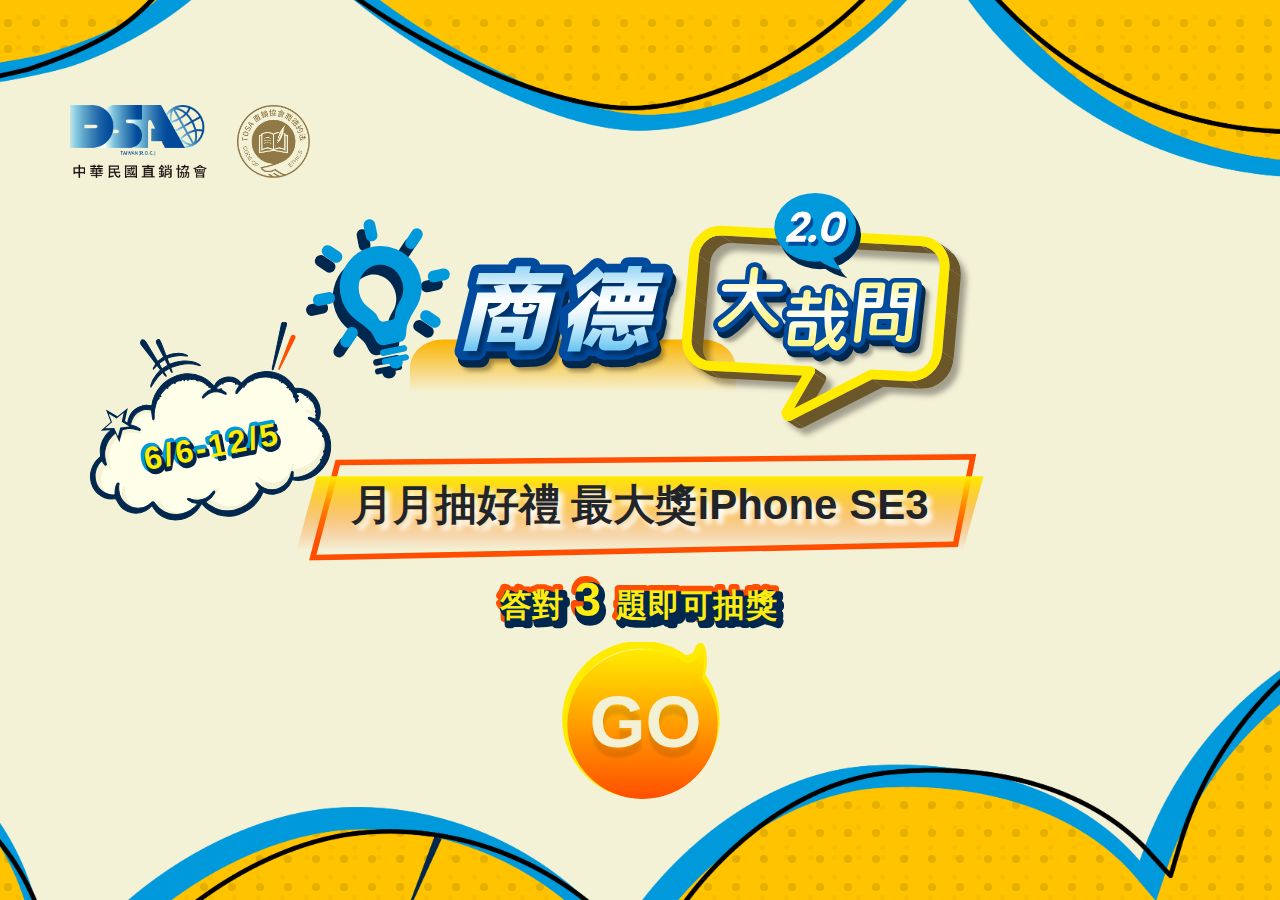
<file: index.html>
<!DOCTYPE html>
<html lang="Hant-zh-TW">
<head>
    <meta charset="UTF-8">
    <meta http-equiv="X-UA-Compatible" content="IE=edge">
    <meta name="viewport" content="width=device-width, initial-scale=1.0">
    <title>商德大哉問　答題抽iPhone——中華民國直銷協會 Taiwan R.O.C Direct Selling Association</title>
    <meta name="keywords" content="">
    <meta name="description" content="">
    <link rel="shortcut icon" href="assets/images/logo@3x.png" type="image/x-icon" />
    <meta property="og:title" content="商德大哉問　答題抽iPhone——中華民國直銷協會 Taiwan R.O.C Direct Selling Association">
    <meta property="og:url" content="" />
    <meta property="og:image" content="assets/images/fb_1200by630.png" />
    <meta property="og:site_name" content="中華民國直銷協會" />
    <meta property="og:description" content="">
    <meta property="og:type" content="website" />
    <meta property="og:locale" content="zh_TW" />
    <link rel="stylesheet" href="assets/css/bootstrap.css">
    <link rel="stylesheet" href="assets/css/customize.css">
</head>
<body class="index-page">
    <section>
        <img src="assets/images/background@3x.png" class="d-lg-block d-none bg-img bg-img-desktop">
        <img src="assets/images/background-m@3x.png" class="d-lg-none bg-img bg-img-mobile">
        <div class="container">
            <div class="logo-group">
                <a href="https://www.dsa.org.tw/index.php" class="logo logo-dsa">
                    <img src="assets/images/logo@3x.png" alt="">
                </a>
                <a href="#!" class="logo logo-tdsa">
                    <img src="assets/images/tdsa-logo.png" alt="">
                </a>
            </div>
            <div class="content">
                <img src="assets/images/index/title.svg" class="title mb-lg-0 mb-30" alt="">
                <h1 class="sr-only">商德大哉問 2.0</h1>
                <h2 class="py-md-30 py-20 mb-10">
                    <img src="assets/images/index/text-bg.svg" class="d-lg-block d-none" alt="">
                    <img src="assets/images/index/text-bg-mb.svg" class="d-lg-none" alt="">
                    <span class="d-lg-inline-block d-block px-sm-5">月月抽好禮</span><span class="d-lg-inline-block d-block px-sm-5">最大獎iPhone SE3</span>
                </h2>
                <img src="assets/images/index/date-sticker.svg" class="date-sticker" alt="">
                <p class="sr-only">6/6-12/5</p>
                <img src="assets/images/index/correct.svg" class="mb-10" alt="">
                <p class="sr-only">答對 3 題即可抽獎</p>
                <a href="q1.html" class="btn-go">
                    <img src="assets/images/index/btn-go.svg" alt="">
                    <img src="assets/images/index/btn-go.-hover.svg" class="hover" alt="">
                </a>
            </div>
        </div>
    </section>
    <script src="https://cdnjs.cloudflare.com/ajax/libs/jquery/1.12.4/jquery.min.js"></script>
    <script src="assets/js/customize.js"></script>
</body>
</html>
</file>
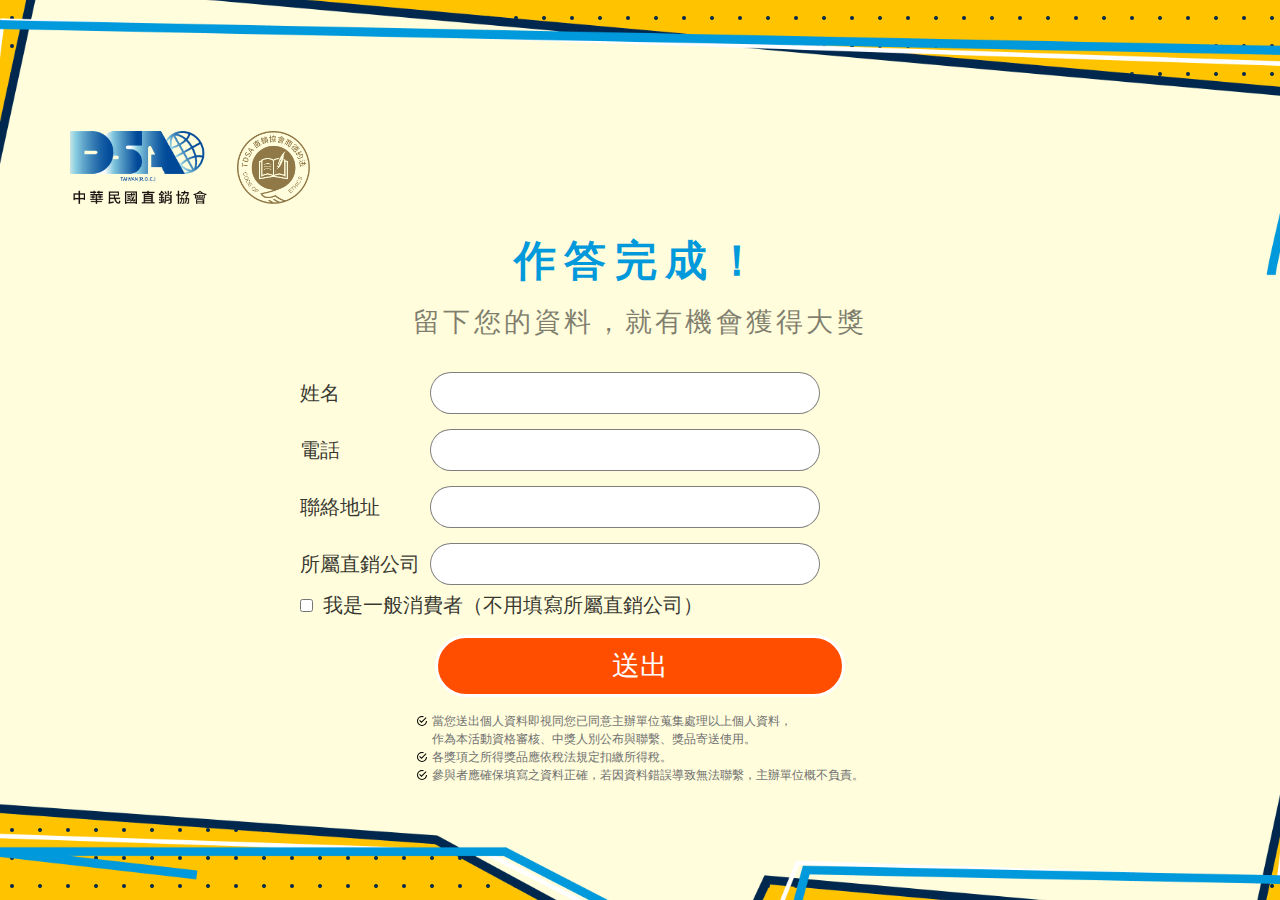
<file: final.html>
<!DOCTYPE html>
<html lang="Hant-zh-TW">
<head>
    <meta charset="UTF-8">
    <meta http-equiv="X-UA-Compatible" content="IE=edge">
    <meta name="viewport" content="width=device-width, initial-scale=1.0">
    <title>商德大哉問　答題抽iPhone——中華民國直銷協會 Taiwan R.O.C Direct Selling Association</title>
    <meta name="keywords" content="">
    <meta name="description" content="">
    <link rel="shortcut icon" href="assets/images/logo@3x.png" type="image/x-icon" />
    <meta property="og:title" content="商德大哉問　答題抽iPhone——中華民國直銷協會 Taiwan R.O.C Direct Selling Association">
    <meta property="og:url" content="" />
    <meta property="og:image" content="assets/images/fb_1200by630.png" />
    <meta property="og:site_name" content=中華民國直銷協會"" />
    <meta property="og:description" content="">
    <meta property="og:type" content="website" />
    <meta property="og:locale" content="zh_TW" />
    <link rel="stylesheet" href="assets/css/bootstrap.css">
    <link rel="stylesheet" href="assets/css/customize.css">
</head>
<body class="result-page">
    <section>
        <img src="assets/images/result/background@3x.png" class="d-lg-block d-none bg-img bg-img-desktop" alt="">
        <img src="assets/images/result/background-vertical@3x.png" class="d-lg-none bg-img bg-img-mobile" alt="">
        <div class="container">
            <div class="logo-group">
                <a href="https://www.dsa.org.tw/index.php" class="logo logo-dsa">
                    <img src="assets/images/logo@3x.png" alt="">
                </a>
                <a href="#!" class="logo logo-tdsa">
                    <img src="assets/images/tdsa-logo.png" alt="">
                </a>
            </div>
            <h1 class="text-primary mt-xl-10 mb-0 text-center">作答完成！</h1>
            <p class="h5 text-black-50 mt-10 mb-md-15 mb-0 letter-spacing-2 text-center">留下您的資料，就有機會獲得大獎</p>
            <form action="success.html">
                <div class="d-flex align-items-center h6 mt-15 mb-0">
                    <label class="d-block my-0" for="name">姓名</label>
                    <input class="d-block px-20 py-5 bg-white" type="text" id="name" name="name" required value="">
                </div>
                <div class="d-flex align-items-center h6 mt-15 mb-0">
                    <label class="d-block my-0" for="phone">電話</label>
                    <input class="d-block px-20 py-5 bg-white" type="tel" id="phone" name="phone" required value="">
                </div>
                <div class="d-flex align-items-center h6 mt-15 mb-0">
                    <label class="d-block my-0" for="addr">聯絡地址</label>
                    <input class="d-block px-20 py-5 bg-white" type="text" id="addr" name="addr" required value="">
                </div>
                <div class="d-flex align-items-center h6 mt-15 mb-0">
                    <label class="d-block my-0" for="company">所屬直銷公司</label>
                    <input class="d-block px-20 py-5 bg-white" type="text" id="company" name="company" value="">
                </div>
                <div class="button-center d-flex align-items-center h6 mt-5 mb-0">
                    <input class="d-block my-0 mr-10" type="checkbox" id="single" name="single" value="single">
                    <label class="d-block my-0" for="single">我是一般消費者（不用填寫所屬直銷公司）</label>
                </div>
                <div class="button-center h6 text-center mt-15 mb-0">
                    <button class="btn mx-auto" type="submit">送出</button>
                </div>
                <ul class="policy text-left mt-15 mb-0">
                    <li><span class="d-md-block">當您送出個人資料即視同您已同意主辦單位蒐集處理以上個人資料，</span><span class="d-md-block">作為本活動資格審核、中獎人別公布與聯繫、獎品寄送使用。</span></li>
                    <li>各獎項之所得獎品應依稅法規定扣繳所得稅。</li>
                    <li>參與者應確保填寫之資料正確，若因資料錯誤導致無法聯繫，主辦單位概不負責。</li>
                </ul>
            </form>
        </div>
    </section>
    <script src="https://cdnjs.cloudflare.com/ajax/libs/jquery/1.12.4/jquery.min.js"></script>
    <script src="assets/js/customize.js"></script>
</body>
</html>
</file>
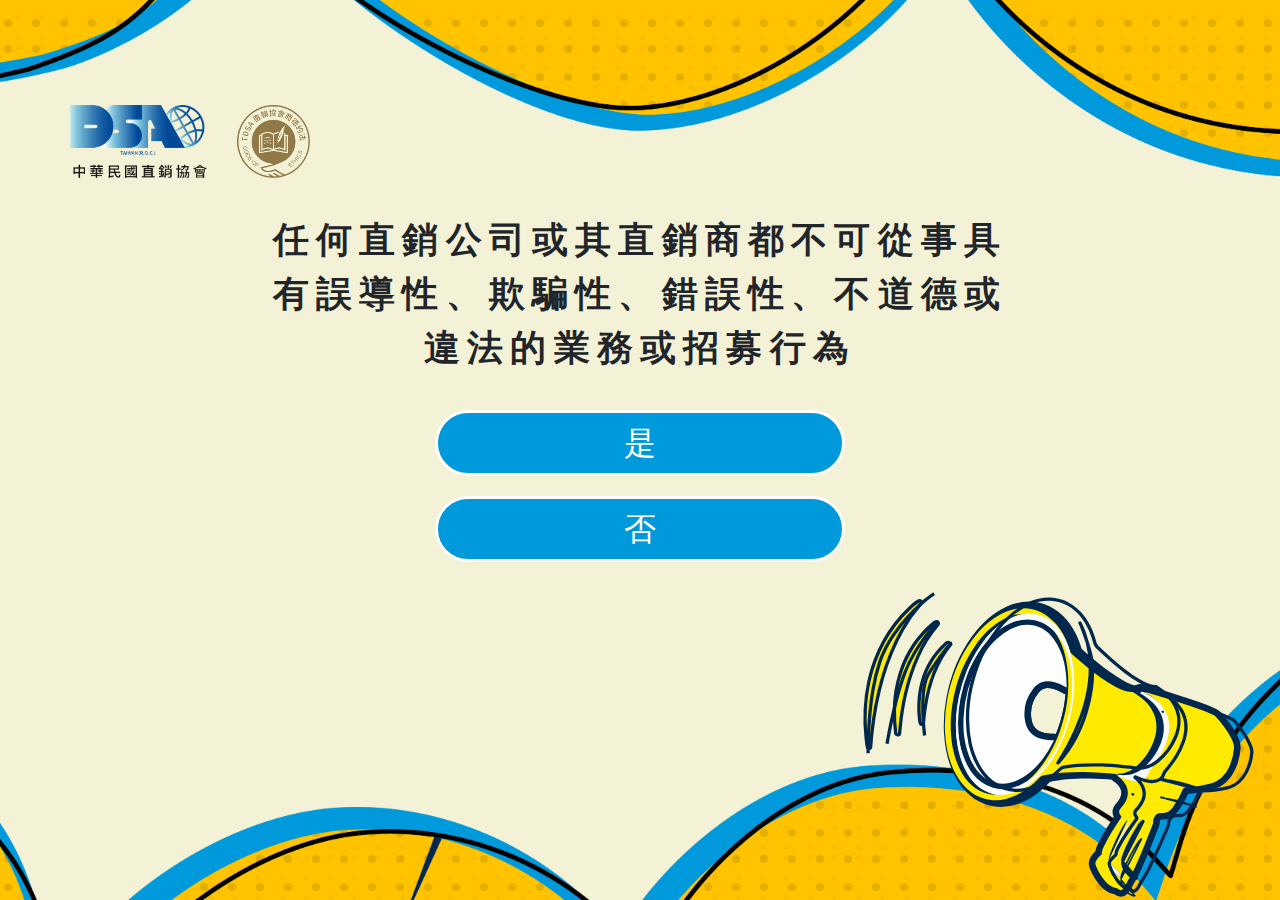
<file: q1.html>
<!DOCTYPE html>
<html lang="Hant-zh-TW">
<head>
    <meta charset="UTF-8">
    <meta http-equiv="X-UA-Compatible" content="IE=edge">
    <meta name="viewport" content="width=device-width, initial-scale=1.0">
    <title>商德大哉問　答題抽iPhone——中華民國直銷協會 Taiwan R.O.C Direct Selling Association</title>
    <meta name="keywords" content="">
    <meta name="description" content="">
    <link rel="shortcut icon" href="assets/images/logo@3x.png" type="image/x-icon" />
    <meta property="og:title" content="商德大哉問　答題抽iPhone——中華民國直銷協會 Taiwan R.O.C Direct Selling Association">
    <meta property="og:url" content="" />
    <meta property="og:image" content="assets/images/fb_1200by630.png" />
    <meta property="og:site_name" content=中華民國直銷協會"" />
    <meta property="og:description" content="">
    <meta property="og:type" content="website" />
    <meta property="og:locale" content="zh_TW" />
    <link rel="stylesheet" href="assets/css/bootstrap.css">
    <link rel="stylesheet" href="assets/css/customize.css">
</head>
<body class="option-page">
    <section>
        <img src="assets/images/background@3x.png" class="d-lg-block d-none bg-img bg-img-desktop">
        <img src="assets/images/background-m@3x.png" class="d-lg-none bg-img bg-img-mobile">
        <div class="container">
            <div class="logo-group">
                <a href="https://www.dsa.org.tw/index.php" class="logo logo-dsa">
                    <img src="assets/images/logo@3x.png" alt="">
                </a>
                <a href="#!" class="logo logo-tdsa">
                    <img src="assets/images/tdsa-logo.png" alt="">
                </a>
            </div>
            <div class="content content-md">
                <h1>
                    任何直銷公司或其直銷商都不可從事具有誤導性、欺騙性、錯誤性、不道德或違法的業務或招募行為
                </h1>
                <div class="option-group">
                    <a href="q2.html">是</a>
                    <a href="wrong.html">否</a>
                </div>
            </div>
        </div>
        <img src="assets/images/illustration/q1.svg" class="illustration" alt="">
    </section>
    <script src="https://cdnjs.cloudflare.com/ajax/libs/jquery/1.12.4/jquery.min.js"></script>
    <script src="assets/js/customize.js"></script>
</body>
</html>
</file>
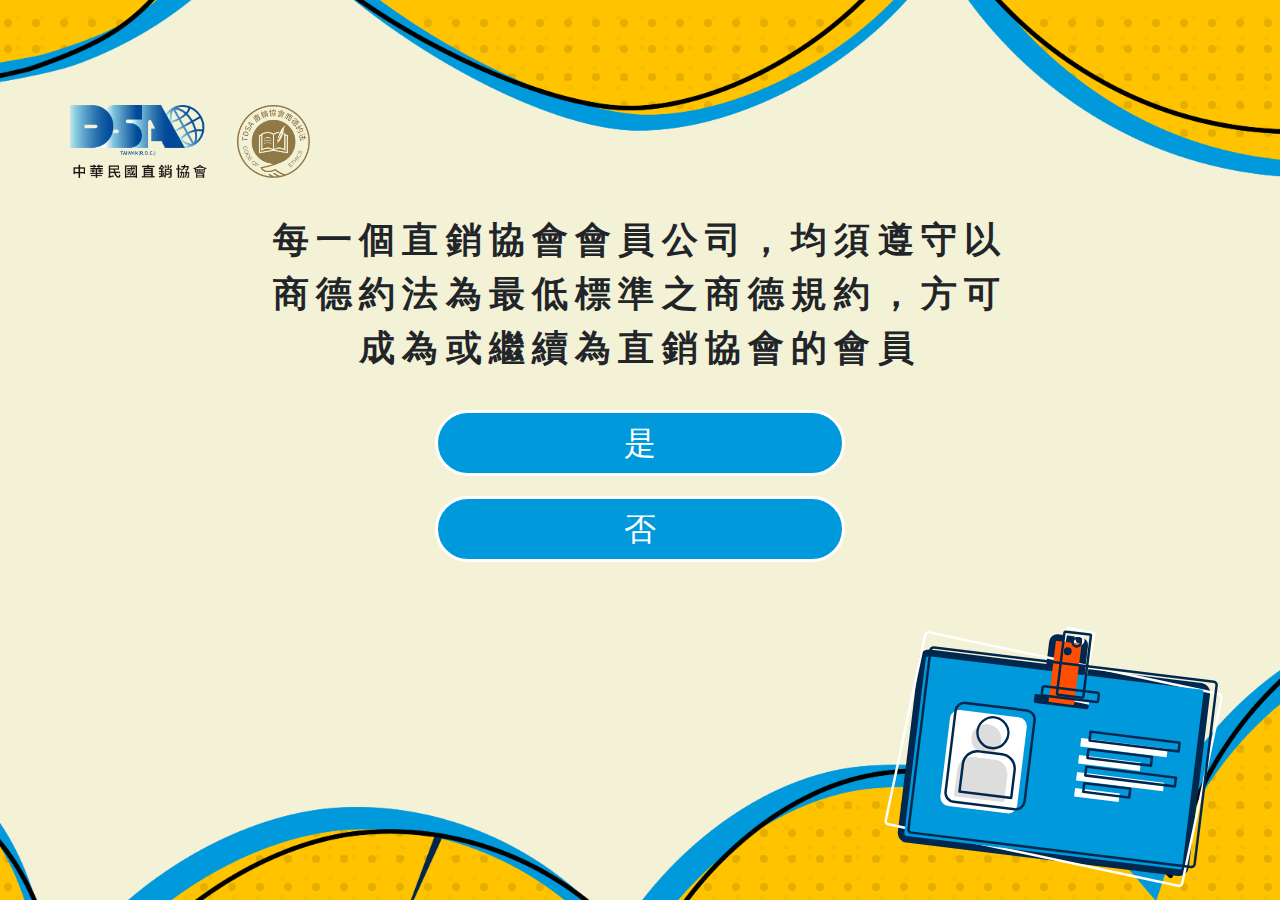
<file: q2.html>
<!DOCTYPE html>
<html lang="Hant-zh-TW">
<head>
    <meta charset="UTF-8">
    <meta http-equiv="X-UA-Compatible" content="IE=edge">
    <meta name="viewport" content="width=device-width, initial-scale=1.0">
    <title>商德大哉問　答題抽iPhone——中華民國直銷協會 Taiwan R.O.C Direct Selling Association</title>
    <meta name="keywords" content="">
    <meta name="description" content="">
    <link rel="shortcut icon" href="assets/images/logo@3x.png" type="image/x-icon" />
    <meta property="og:title" content="商德大哉問　答題抽iPhone——中華民國直銷協會 Taiwan R.O.C Direct Selling Association">
    <meta property="og:url" content="" />
    <meta property="og:image" content="assets/images/fb_1200by630.png" />
    <meta property="og:site_name" content=中華民國直銷協會"" />
    <meta property="og:description" content="">
    <meta property="og:type" content="website" />
    <meta property="og:locale" content="zh_TW" />
    <link rel="stylesheet" href="assets/css/bootstrap.css">
    <link rel="stylesheet" href="assets/css/customize.css">
</head>
<body class="option-page">
    <section>
        <img src="assets/images/background@3x.png" class="d-lg-block d-none bg-img bg-img-desktop">
        <img src="assets/images/background-m@3x.png" class="d-lg-none bg-img bg-img-mobile">
        <div class="container">
            <div class="logo-group">
                <a href="https://www.dsa.org.tw/index.php" class="logo logo-dsa">
                    <img src="assets/images/logo@3x.png" alt="">
                </a>
                <a href="#!" class="logo logo-tdsa">
                    <img src="assets/images/tdsa-logo.png" alt="">
                </a>
            </div>
            <div class="content content-md">
                <h1>
                    每一個直銷協會會員公司，均須遵守以商德約法為最低標準之商德規約，方可成為或繼續為直銷協會的會員
                </h1>
                <div class="option-group">
                    <a href="q3.html">是</a>
                    <a href="wrong.html">否</a>
                </div>
            </div>
        </div>
        <img src="assets/images/illustration/q2.svg" class="illustration" alt="">
    </section>
    <script src="https://cdnjs.cloudflare.com/ajax/libs/jquery/1.12.4/jquery.min.js"></script>
    <script src="assets/js/customize.js"></script>
</body>
</html>
</file>
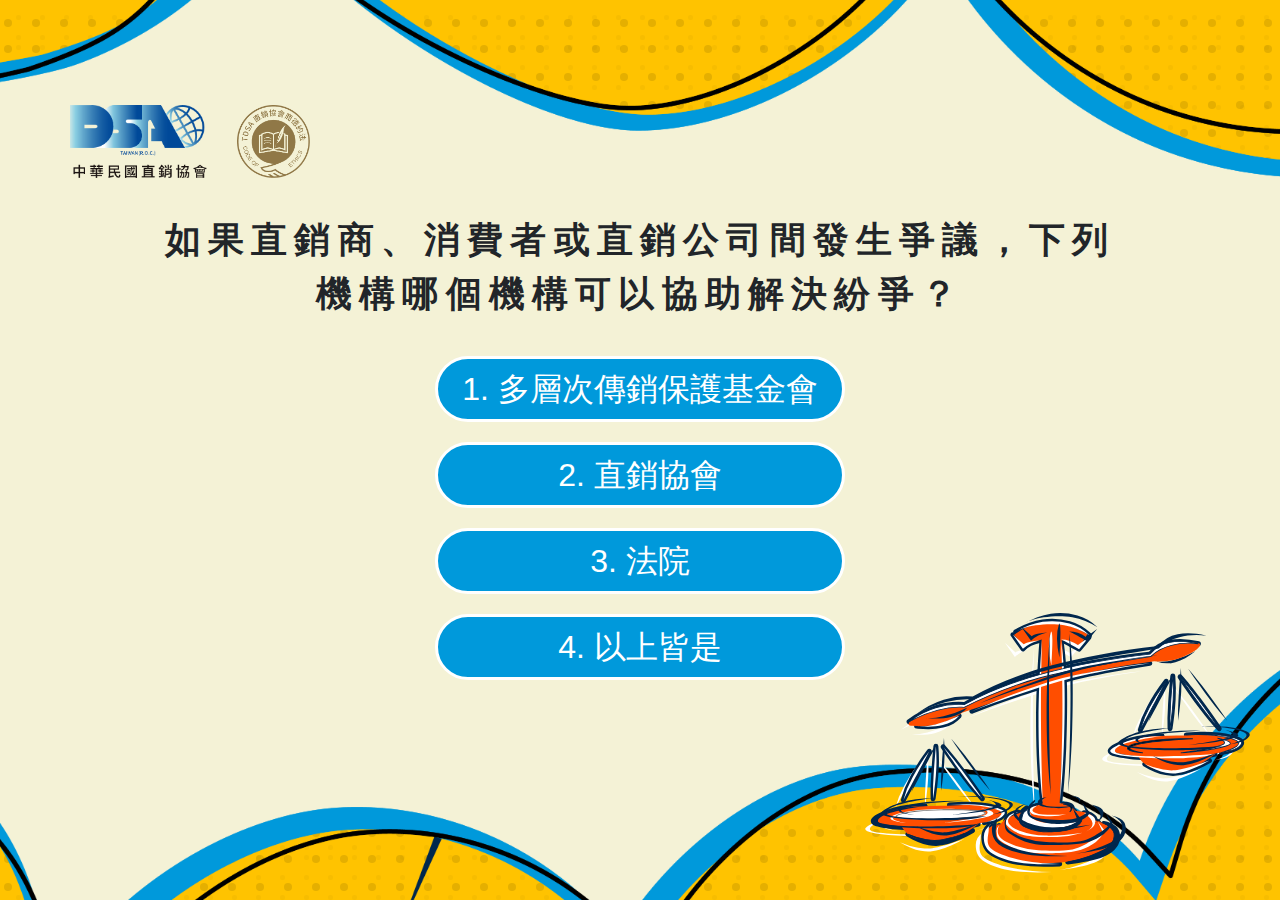
<file: q3.html>
<!DOCTYPE html>
<html lang="Hant-zh-TW">
<head>
    <meta charset="UTF-8">
    <meta http-equiv="X-UA-Compatible" content="IE=edge">
    <meta name="viewport" content="width=device-width, initial-scale=1.0">
    <title>商德大哉問　答題抽iPhone——中華民國直銷協會 Taiwan R.O.C Direct Selling Association</title>
    <meta name="keywords" content="">
    <meta name="description" content="">
    <link rel="shortcut icon" href="assets/images/logo@3x.png" type="image/x-icon" />
    <meta property="og:title" content="商德大哉問　答題抽iPhone——中華民國直銷協會 Taiwan R.O.C Direct Selling Association">
    <meta property="og:url" content="" />
    <meta property="og:image" content="assets/images/fb_1200by630.png" />
    <meta property="og:site_name" content=中華民國直銷協會"" />
    <meta property="og:description" content="">
    <meta property="og:type" content="website" />
    <meta property="og:locale" content="zh_TW" />
    <link rel="stylesheet" href="assets/css/bootstrap.css">
    <link rel="stylesheet" href="assets/css/customize.css">
</head>
<body class="option-page">
    <section>
        <img src="assets/images/background@3x.png" class="d-lg-block d-none bg-img bg-img-desktop">
        <img src="assets/images/background-m@3x.png" class="d-lg-none bg-img bg-img-mobile">
        <div class="container">
            <div class="logo-group">
                <a href="https://www.dsa.org.tw/index.php" class="logo logo-dsa">
                    <img src="assets/images/logo@3x.png" alt="">
                </a>
                <a href="#!" class="logo logo-tdsa">
                    <img src="assets/images/tdsa-logo.png" alt="">
                </a>
            </div>
            <div class="content content-lg">
                <h1>
                    如果直銷商、消費者或直銷公司間發生爭議，下列機構哪個機構可以協助解決紛爭？
                </h1>
                <div class="option-group">
                    <a href="wrong.html">1. 多層次傳銷保護基金會</a>
                    <a href="wrong.html">2. 直銷協會</a>
                    <a href="wrong.html">3. 法院</a>
                    <a href="q4.html">4. 以上皆是</a>
                </div>
            </div>
        </div>
        <img src="assets/images/illustration/q3.svg" class="illustration" alt="">
    </section>
    <script src="https://cdnjs.cloudflare.com/ajax/libs/jquery/1.12.4/jquery.min.js"></script>
    <script src="assets/js/customize.js"></script>
</body>
</html>
</file>
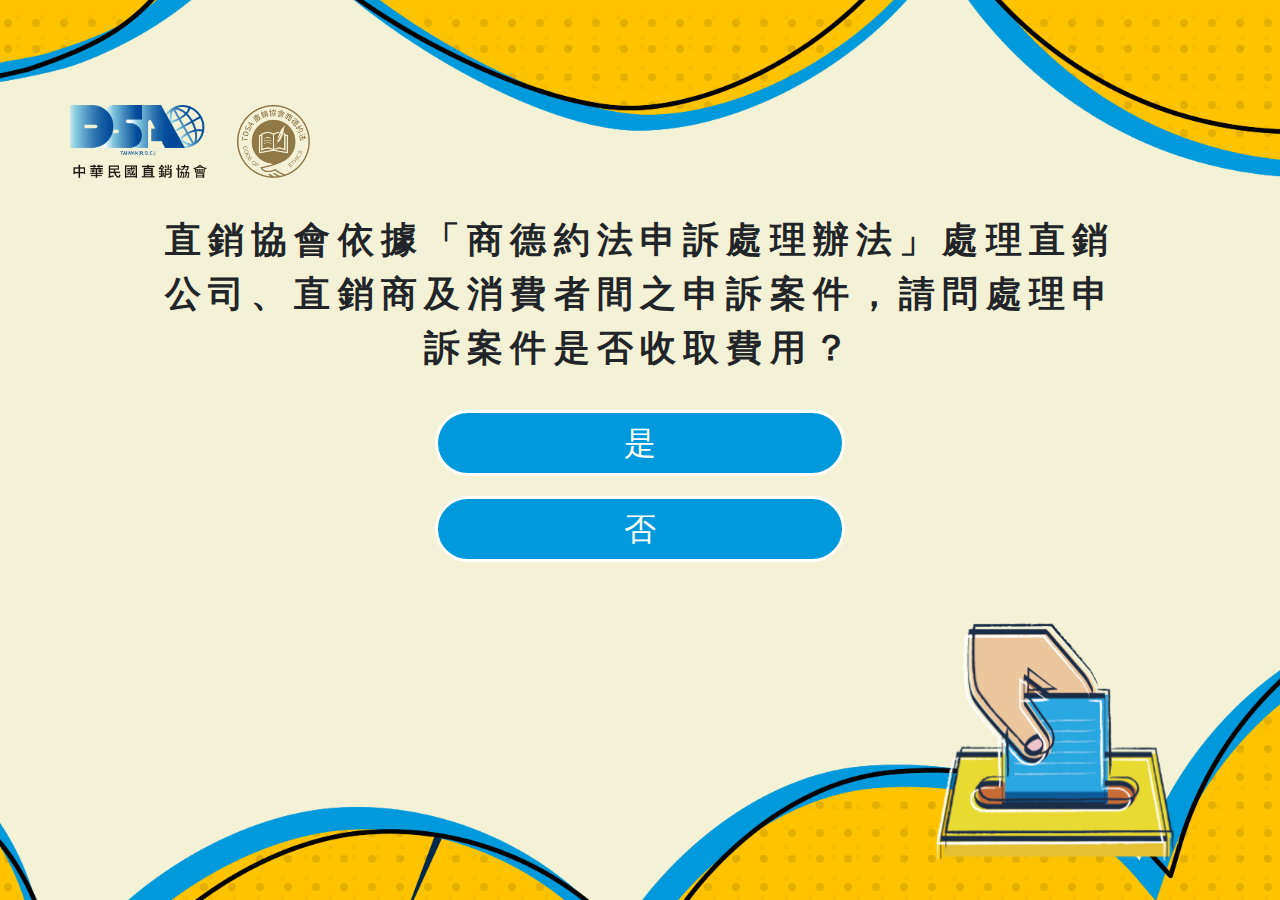
<file: q4.html>
<!DOCTYPE html>
<html lang="Hant-zh-TW">
<head>
    <meta charset="UTF-8">
    <meta http-equiv="X-UA-Compatible" content="IE=edge">
    <meta name="viewport" content="width=device-width, initial-scale=1.0">
    <title>商德大哉問　答題抽iPhone——中華民國直銷協會 Taiwan R.O.C Direct Selling Association</title>
    <meta name="keywords" content="">
    <meta name="description" content="">
    <link rel="shortcut icon" href="assets/images/logo@3x.png" type="image/x-icon" />
    <meta property="og:title" content="商德大哉問　答題抽iPhone——中華民國直銷協會 Taiwan R.O.C Direct Selling Association">
    <meta property="og:url" content="" />
    <meta property="og:image" content="assets/images/fb_1200by630.png" />
    <meta property="og:site_name" content=中華民國直銷協會"" />
    <meta property="og:description" content="">
    <meta property="og:type" content="website" />
    <meta property="og:locale" content="zh_TW" />
    <link rel="stylesheet" href="assets/css/bootstrap.css">
    <link rel="stylesheet" href="assets/css/customize.css">
</head>
<body class="option-page">
    <section>
        <img src="assets/images/background@3x.png" class="d-lg-block d-none bg-img bg-img-desktop">
        <img src="assets/images/background-m@3x.png" class="d-lg-none bg-img bg-img-mobile">
        <div class="container">
            <div class="logo-group">
                <a href="https://www.dsa.org.tw/index.php" class="logo logo-dsa">
                    <img src="assets/images/logo@3x.png" alt="">
                </a>
                <a href="#!" class="logo logo-tdsa">
                    <img src="assets/images/tdsa-logo.png" alt="">
                </a>
            </div>
            <div class="content content-lg">
                <h1>
                    直銷協會依據「商德約法申訴處理辦法」處理直銷公司、直銷商及消費者間之申訴案件，請問處理申訴案件是否收取費用？
                </h1>
                <div class="option-group">
                    <a href="q5.html">是</a>
                    <a href="wrong.html">否</a>
                </div>
            </div>
        </div>
        <img src="assets/images/illustration/q4.svg" class="illustration" alt="">
    </section>
    <script src="https://cdnjs.cloudflare.com/ajax/libs/jquery/1.12.4/jquery.min.js"></script>
    <script src="assets/js/customize.js"></script>
</body>
</html>
</file>
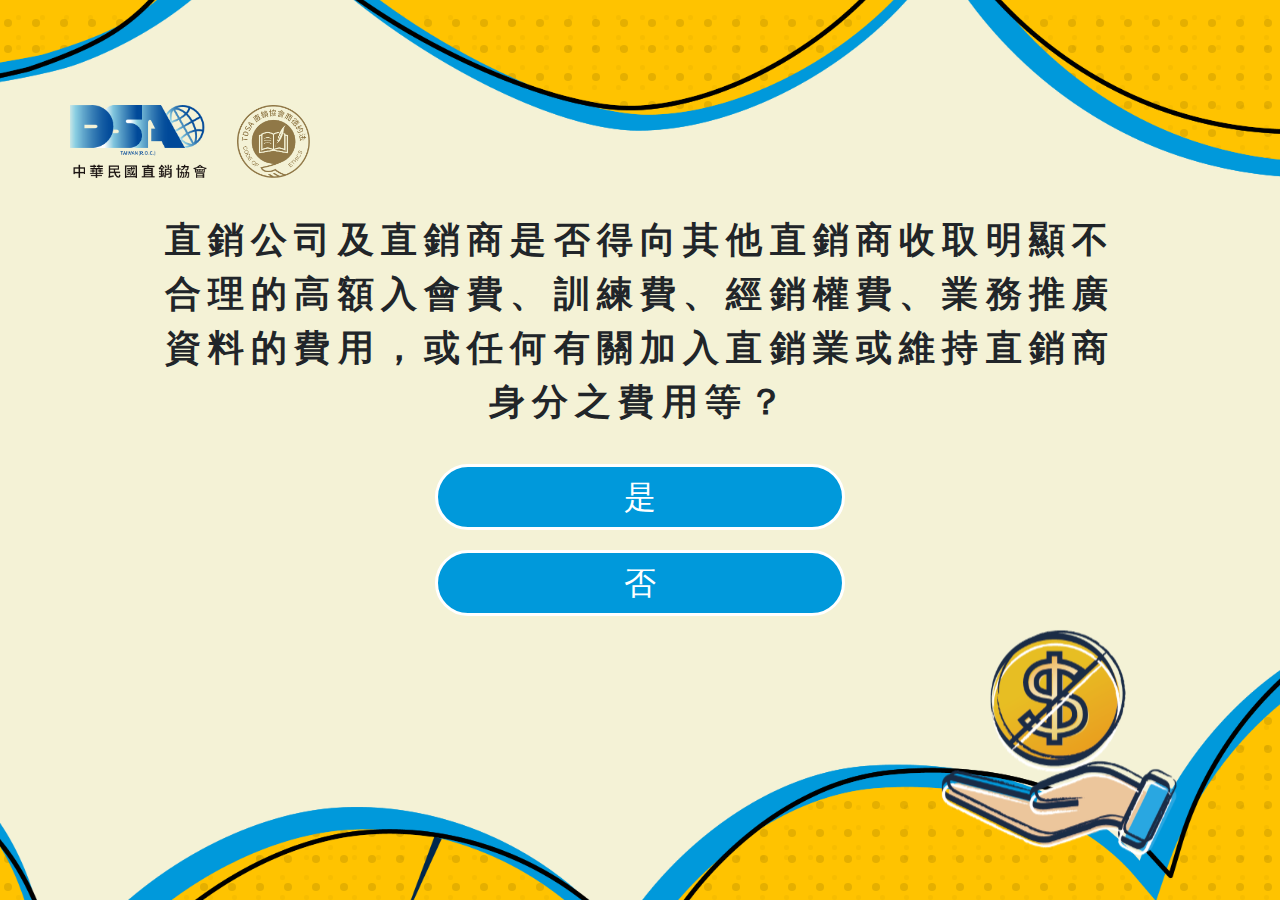
<file: q5.html>
<!DOCTYPE html>
<html lang="Hant-zh-TW">
<head>
    <meta charset="UTF-8">
    <meta http-equiv="X-UA-Compatible" content="IE=edge">
    <meta name="viewport" content="width=device-width, initial-scale=1.0">
    <title>商德大哉問　答題抽iPhone——中華民國直銷協會 Taiwan R.O.C Direct Selling Association</title>
    <meta name="keywords" content="">
    <meta name="description" content="">
    <link rel="shortcut icon" href="assets/images/logo@3x.png" type="image/x-icon" />
    <meta property="og:title" content="商德大哉問　答題抽iPhone——中華民國直銷協會 Taiwan R.O.C Direct Selling Association">
    <meta property="og:url" content="" />
    <meta property="og:image" content="assets/images/fb_1200by630.png" />
    <meta property="og:site_name" content=中華民國直銷協會"" />
    <meta property="og:description" content="">
    <meta property="og:type" content="website" />
    <meta property="og:locale" content="zh_TW" />
    <link rel="stylesheet" href="assets/css/bootstrap.css">
    <link rel="stylesheet" href="assets/css/customize.css">
</head>
<body class="option-page">
    <section>
        <img src="assets/images/background@3x.png" class="d-lg-block d-none bg-img bg-img-desktop">
        <img src="assets/images/background-m@3x.png" class="d-lg-none bg-img bg-img-mobile">
        <div class="container">
            <div class="logo-group">
                <a href="https://www.dsa.org.tw/index.php" class="logo logo-dsa">
                    <img src="assets/images/logo@3x.png" alt="">
                </a>
                <a href="#!" class="logo logo-tdsa">
                    <img src="assets/images/tdsa-logo.png" alt="">
                </a>
            </div>
            <div class="content content-lg">
                <h1>
                    直銷公司及直銷商是否得向其他直銷商收取明顯不合理的高額入會費、訓練費、經銷權費、業務推廣資料的費用，或任何有關加入直銷業或維持直銷商身分之費用等？
                </h1>
                <div class="option-group">
                    <a href="q6.html">是</a>
                    <a href="wrong.html">否</a>
                </div>
            </div>
        </div>
        <img src="assets/images/illustration/q5.svg" class="illustration" alt="">
    </section>
    <script src="https://cdnjs.cloudflare.com/ajax/libs/jquery/1.12.4/jquery.min.js"></script>
    <script src="assets/js/customize.js"></script>
</body>
</html>
</file>
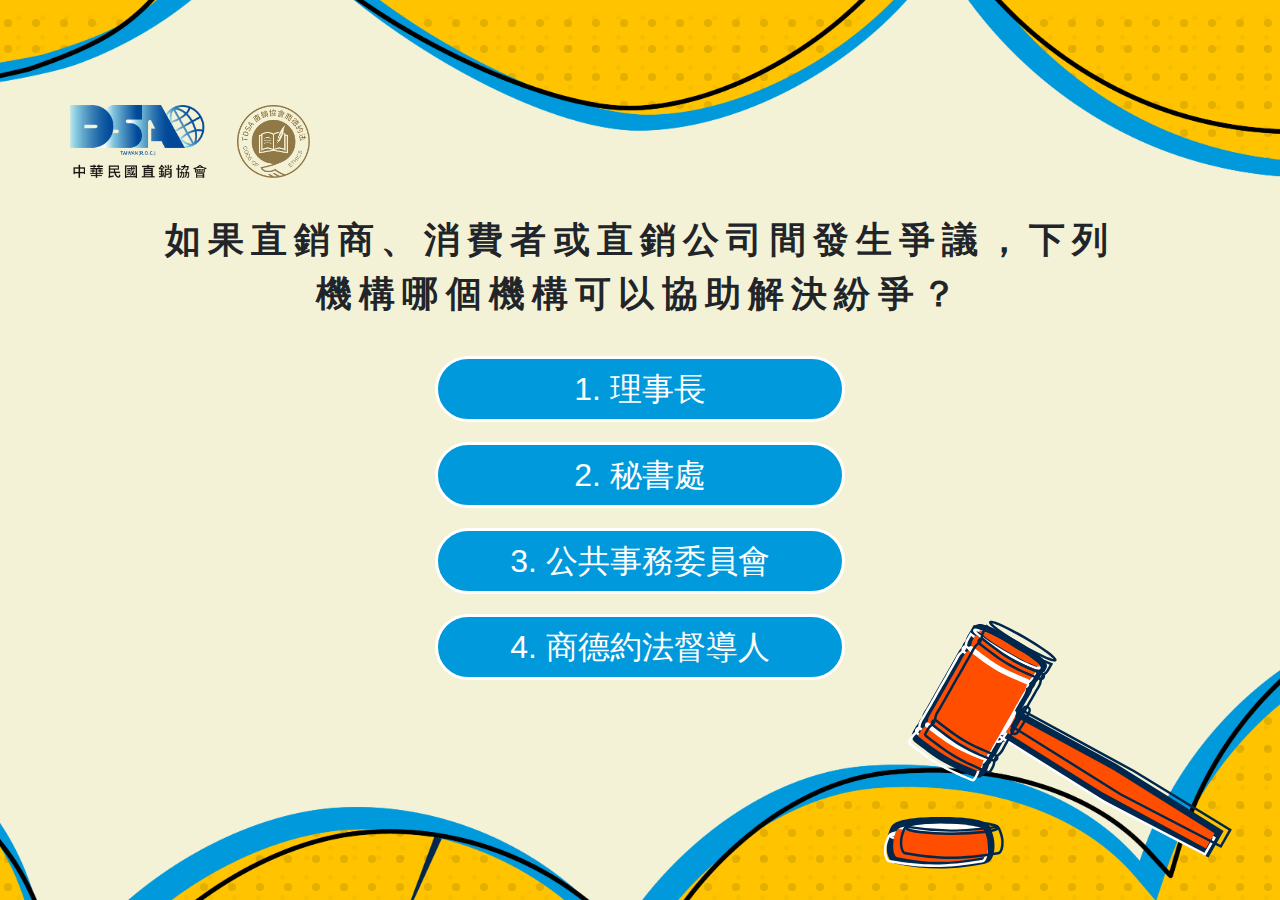
<file: q6.html>
<!DOCTYPE html>
<html lang="Hant-zh-TW">
<head>
    <meta charset="UTF-8">
    <meta http-equiv="X-UA-Compatible" content="IE=edge">
    <meta name="viewport" content="width=device-width, initial-scale=1.0">
    <title>商德大哉問　答題抽iPhone——中華民國直銷協會 Taiwan R.O.C Direct Selling Association</title>
    <meta name="keywords" content="">
    <meta name="description" content="">
    <link rel="shortcut icon" href="assets/images/logo@3x.png" type="image/x-icon" />
    <meta property="og:title" content="商德大哉問　答題抽iPhone——中華民國直銷協會 Taiwan R.O.C Direct Selling Association">
    <meta property="og:url" content="" />
    <meta property="og:image" content="assets/images/fb_1200by630.png" />
    <meta property="og:site_name" content=中華民國直銷協會"" />
    <meta property="og:description" content="">
    <meta property="og:type" content="website" />
    <meta property="og:locale" content="zh_TW" />
    <link rel="stylesheet" href="assets/css/bootstrap.css">
    <link rel="stylesheet" href="assets/css/customize.css">
</head>
<body class="option-page">
    <section>
        <img src="assets/images/background@3x.png" class="d-lg-block d-none bg-img bg-img-desktop">
        <img src="assets/images/background-m@3x.png" class="d-lg-none bg-img bg-img-mobile">
        <div class="container">
            <div class="logo-group">
                <a href="https://www.dsa.org.tw/index.php" class="logo logo-dsa">
                    <img src="assets/images/logo@3x.png" alt="">
                </a>
                <a href="#!" class="logo logo-tdsa">
                    <img src="assets/images/tdsa-logo.png" alt="">
                </a>
            </div>
            <div class="content content-lg">
                <h1>
                    如果直銷商、消費者或直銷公司間發生爭議，下列機構哪個機構可以協助解決紛爭？
                </h1>
                <div class="option-group">
                    <a href="wrong.html">1. 理事長</a>
                    <a href="wrong.html">2. 秘書處</a>
                    <a href="wrong.html">3. 公共事務委員會</a>
                    <a href="final.html">4. 商德約法督導人</a>
                </div>
            </div>
        </div>
        <img src="assets/images/illustration/q6.svg" class="illustration" alt="">
    </section>
    <script src="https://cdnjs.cloudflare.com/ajax/libs/jquery/1.12.4/jquery.min.js"></script>
    <script src="assets/js/customize.js"></script>
</body>
</html>
</file>
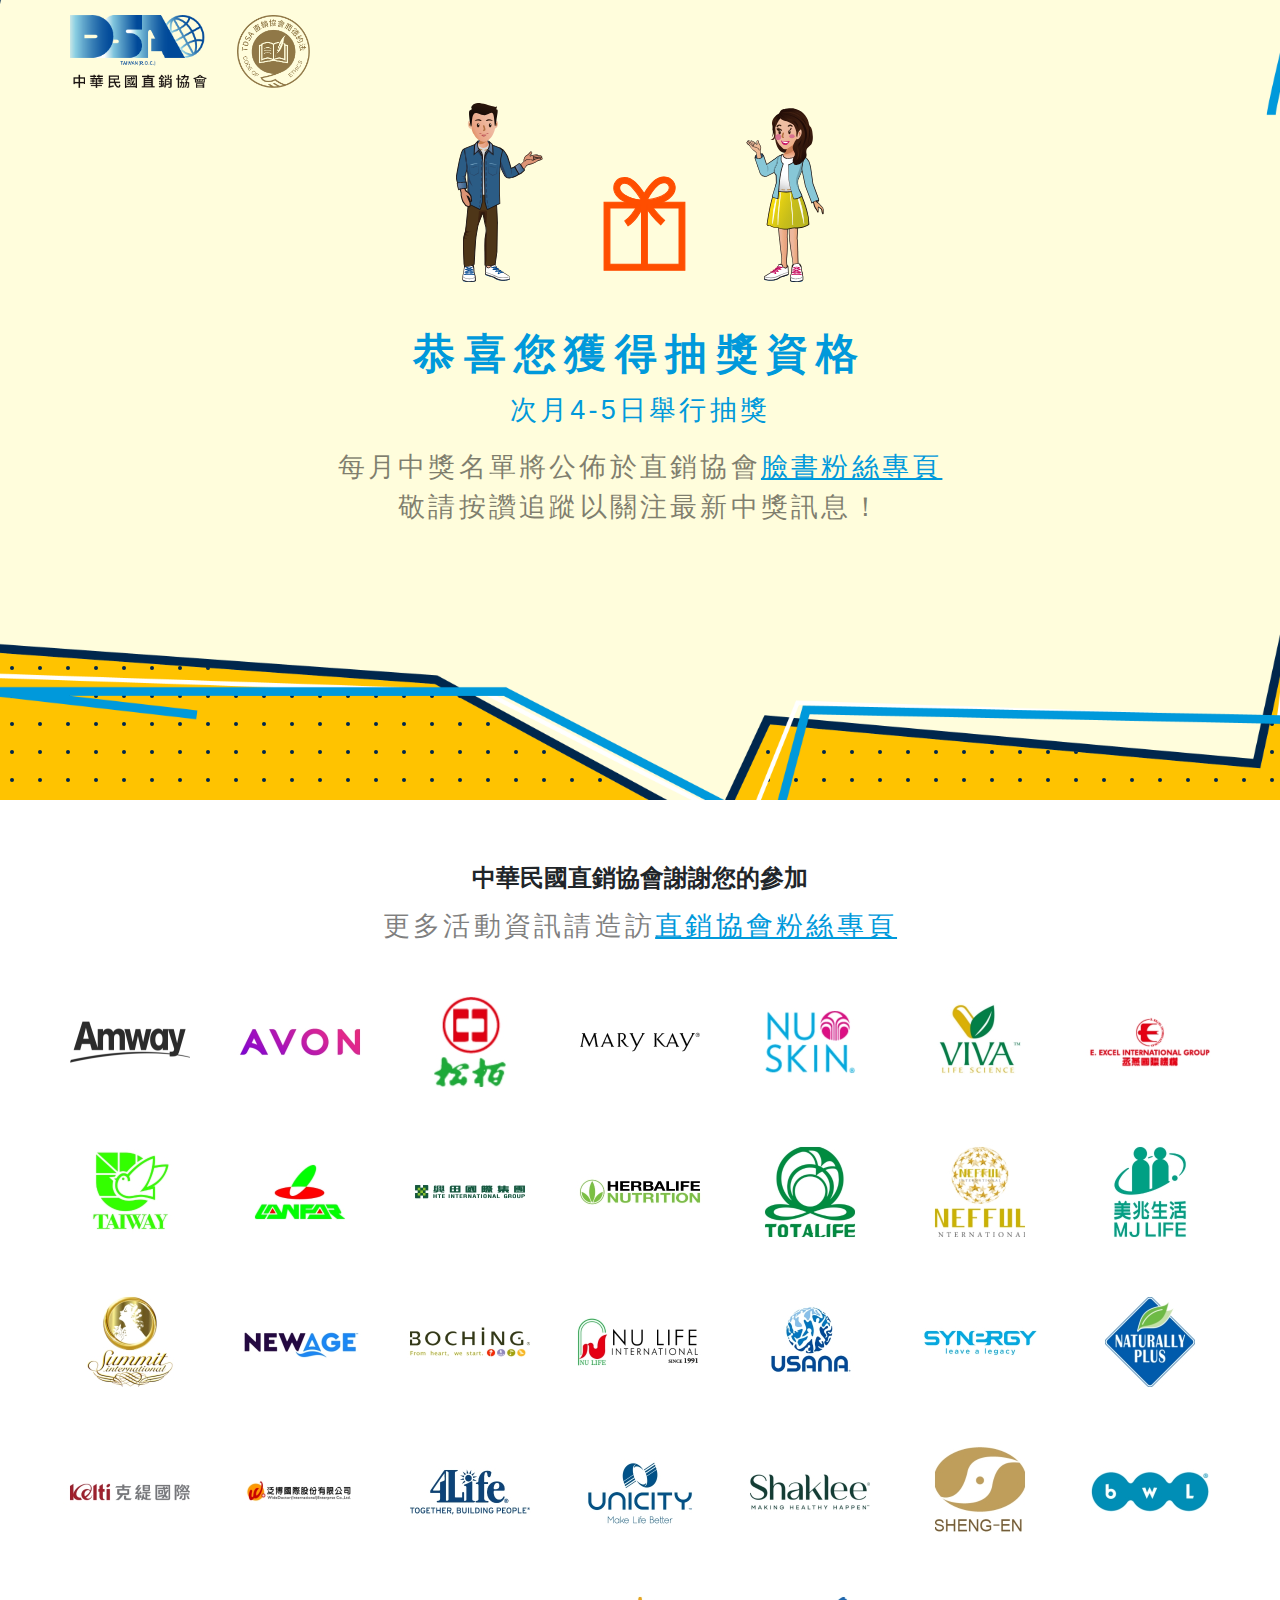
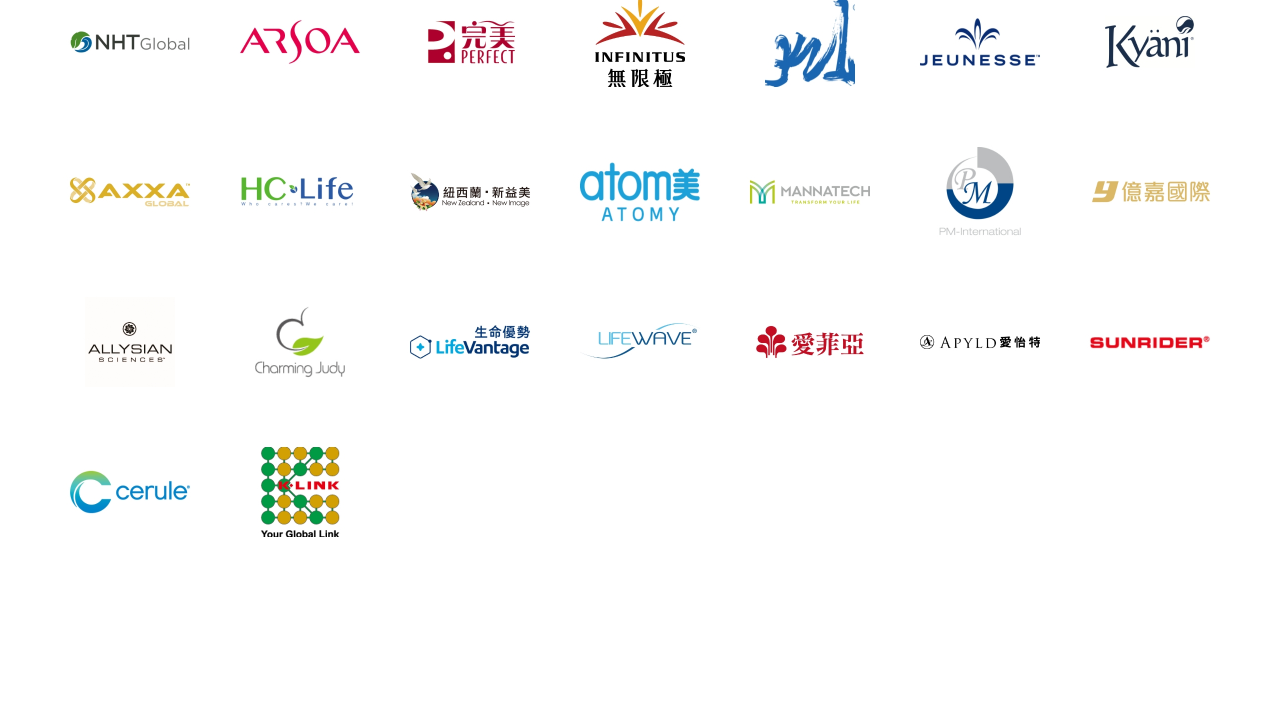
<file: success.html>
<!DOCTYPE html>
<html lang="Hant-zh-TW">
<head>
    <meta charset="UTF-8">
    <meta http-equiv="X-UA-Compatible" content="IE=edge">
    <meta name="viewport" content="width=device-width, initial-scale=1.0">
    <title>商德大哉問　答題抽iPhone——中華民國直銷協會 Taiwan R.O.C Direct Selling Association</title>
    <meta name="keywords" content="">
    <meta name="description" content="">
    <link rel="shortcut icon" href="assets/images/logo@3x.png" type="image/x-icon" />
    <meta property="og:title" content="商德大哉問　答題抽iPhone——中華民國直銷協會 Taiwan R.O.C Direct Selling Association">
    <meta property="og:url" content="" />
    <meta property="og:image" content="assets/images/fb_1200by630.png" />
    <meta property="og:site_name" content=中華民國直銷協會"" />
    <meta property="og:description" content="">
    <meta property="og:type" content="website" />
    <meta property="og:locale" content="zh_TW" />
    <link rel="stylesheet" href="assets/css/bootstrap.css">
    <link rel="stylesheet" href="assets/css/customize.css">
</head>
<body class="success-page">
    <section>
        <img src="assets/images/result/background@3x.png" class="d-lg-block d-none bg-img bg-img-desktop" alt="">
        <img src="assets/images/result/background-vertical@3x.png" class="d-lg-none bg-img bg-img-mobile" alt="">
        <div class="container">
            <div class="logo-group">
                <a href="https://www.dsa.org.tw/index.php" class="logo logo-dsa">
                    <img src="assets/images/logo@3x.png" alt="">
                </a>
                <a href="#!" class="logo logo-tdsa">
                    <img src="assets/images/tdsa-logo.png" alt="">
                </a>
            </div>
            <div class="content mt-md-0 mt-20 text-center">
                <img src="assets/images/result/success-img.svg" class="main-icon d-block mx-auto mb-md-40 mb-20" alt="">
                <h1 class="text-primary">恭喜您獲得抽獎資格</h1>
                <p class="text-primary">次月4-5日舉行抽獎</p>
                <p class="text-black-50">
                    每月中獎名單將公佈於直銷協會<a href="#!" target="_blank" rel="noopener noreferrer">臉書粉絲專頁</a><br/>
                    敬請按讚追蹤以關注最新中獎訊息！
                </p>
            </div>
        </div>
    </section>
    <section class="distributor bg-white">
        <div class="container text-center">
            <h2 class="mb-10">中華民國直銷協會謝謝您的參加</h2>
            <p class="text-black-50 mb-20">更多活動資訊請造訪<a href="#!" target="_blank" rel="noopener noreferrer">直銷協會粉絲專頁</a></p>
            <div class="list">
                <img src="assets/images/logos/01.jpg" alt="">
                <img src="assets/images/logos/02.jpg" alt="">
                <img src="assets/images/logos/04.jpg" alt="">
                <img src="assets/images/logos/05.jpg" alt="">
                <img src="assets/images/logos/06.jpg" alt="">
                <img src="assets/images/logos/07.jpg" alt="">
                <img src="assets/images/logos/08.jpg" alt="">
                <img src="assets/images/logos/09.jpg" alt="">
                <img src="assets/images/logos/10.jpg" alt="">
                <img src="assets/images/logos/11.jpg" alt="">
                <img src="assets/images/logos/12.jpg" alt="">
                <img src="assets/images/logos/13.jpg" alt="">
                <img src="assets/images/logos/14.jpg" alt="">
                <img src="assets/images/logos/15.jpg" alt="">
                <img src="assets/images/logos/03.jpg" alt="">
                <img src="assets/images/logos/16.jpg" alt="">
                <img src="assets/images/logos/22.jpg" alt="">
                <img src="assets/images/logos/21.jpg" alt="">
                <img src="assets/images/logos/20.jpg" alt="">
                <img src="assets/images/logos/19.jpg" alt="">
                <img src="assets/images/logos/18.jpg" alt="">
                <img src="assets/images/logos/17.jpg" alt="">
                <img src="assets/images/logos/23.jpg" alt="">
                <img src="assets/images/logos/29.jpg" alt="">
                <img src="assets/images/logos/28.jpg" alt="">
                <img src="assets/images/logos/27.jpg" alt="">
                <img src="assets/images/logos/26.jpg" alt="">
                <img src="assets/images/logos/25.jpg" alt="">
                <img src="assets/images/logos/24.jpg" alt="">
                <img src="assets/images/logos/30.jpg" alt="">
                <img src="assets/images/logos/36.jpg" alt="">
                <img src="assets/images/logos/35.jpg" alt="">
                <img src="assets/images/logos/34.jpg" alt="">
                <img src="assets/images/logos/33.jpg" alt="">
                <img src="assets/images/logos/32.jpg" alt="">
                <img src="assets/images/logos/31.jpg" alt="">
                <img src="assets/images/logos/37.jpg" alt="">
                <img src="assets/images/logos/39.jpg" alt="">
                <img src="assets/images/logos/40.jpg" alt="">
                <img src="assets/images/logos/41.jpg" alt="">
                <img src="assets/images/logos/42.jpg" alt="">
                <img src="assets/images/logos/43.jpg" alt="">
                <img src="assets/images/logos/38.jpg" alt="">
                <img src="assets/images/logos/44.jpg" alt="">
                <img src="assets/images/logos/46.jpg" alt="">
                <img src="assets/images/logos/47.jpg" alt="">
                <img src="assets/images/logos/48.jpg" alt="">
                <img src="assets/images/logos/49.jpg" alt="">
                <img src="assets/images/logos/50.jpg" alt="">
                <img src="assets/images/logos/45.jpg" alt="">
                <img src="assets/images/logos/51.jpg" alt="">
            </div>
        </div>
    </section>
    <script src="https://cdnjs.cloudflare.com/ajax/libs/jquery/1.12.4/jquery.min.js"></script>
    <script src="assets/js/customize.js"></script>
    <script>
        setTimeout(() => {
            $('html, body').animate({
                scrollTop: $(".distributor").offset().top
            }, 700);
        }, 3000);
    </script>
</body>
</html>
</file>
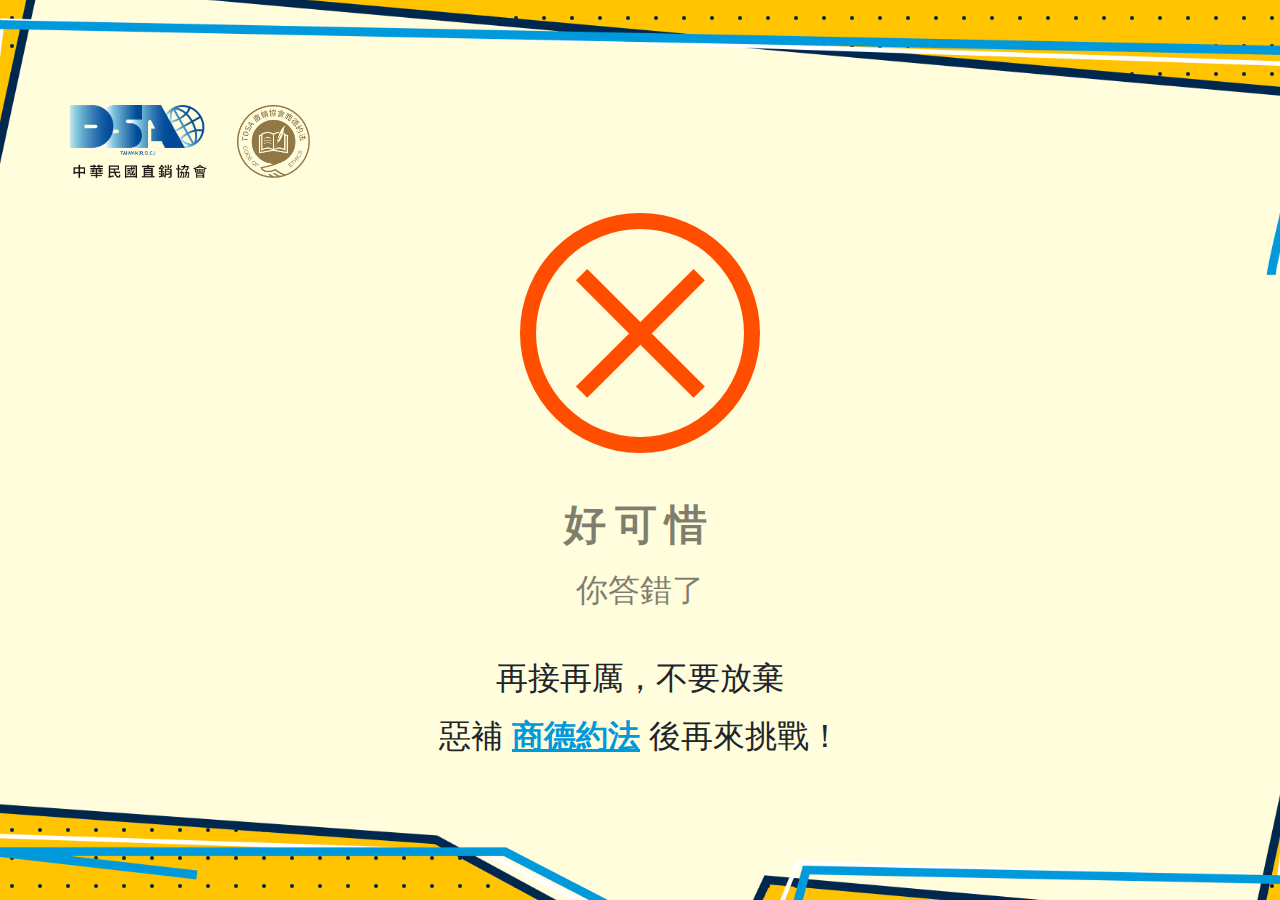
<file: wrong.html>
<!DOCTYPE html>
<html lang="Hant-zh-TW">
<head>
    <meta charset="UTF-8">
    <meta http-equiv="X-UA-Compatible" content="IE=edge">
    <meta name="viewport" content="width=device-width, initial-scale=1.0">
    <title>商德大哉問　答題抽iPhone——中華民國直銷協會 Taiwan R.O.C Direct Selling Association</title>
    <meta name="keywords" content="">
    <meta name="description" content="">
    <link rel="shortcut icon" href="assets/images/logo@3x.png" type="image/x-icon" />
    <meta property="og:title" content="商德大哉問　答題抽iPhone——中華民國直銷協會 Taiwan R.O.C Direct Selling Association">
    <meta property="og:url" content="" />
    <meta property="og:image" content="assets/images/fb_1200by630.png" />
    <meta property="og:site_name" content=中華民國直銷協會"" />
    <meta property="og:description" content="">
    <meta property="og:type" content="website" />
    <meta property="og:locale" content="zh_TW" />
    <link rel="stylesheet" href="assets/css/bootstrap.css">
    <link rel="stylesheet" href="assets/css/customize.css">
</head>
<body class="result-page">
    <section>
        <img src="assets/images/result/background@3x.png" class="d-lg-block d-none bg-img bg-img-desktop" alt="">
        <img src="assets/images/result/background-vertical@3x.png" class="d-lg-none bg-img bg-img-mobile" alt="">
        <div class="container">
            <div class="logo-group">
                <a href="https://www.dsa.org.tw/index.php" class="logo logo-dsa">
                    <img src="assets/images/logo@3x.png" alt="">
                </a>
                <a href="#!" class="logo logo-tdsa">
                    <img src="assets/images/tdsa-logo.png" alt="">
                </a>
            </div>
            <div class="content">
                <img src="assets/images/result/wrong.svg" class="icon" alt="">
                <h1 class="mt-40 mb-10 text-black-50">好可惜</h1>
                <p class="mb-40 text-black-50">你答錯了</p>
                <p class="mb-10">
                    再接再厲，不要放棄
                </p>
                <p>
                    惡補 <a href="#!" target="_blank" rel="noopener noreferrer">商德約法</a> 後再來挑戰！
                </p>
            </div>
        </div>
    </section>
    <script src="https://cdnjs.cloudflare.com/ajax/libs/jquery/1.12.4/jquery.min.js"></script>
    <script src="assets/js/customize.js"></script>
</body>
</html>
</file>
<file: assets/css/customize.css>
@media screen and (min-width: 1024px) {
  a, button.btn {
    -webkit-transition: color .2s, border .2s, background .2s;
    transition: color .2s, border .2s, background .2s;
  }
}

section {
  position: relative;
  background-color: #FFC300;
  background-position: center;
  overflow: hidden;
}

section > img.illustration {
  position: absolute;
  bottom: 0;
  right: -20px;
  width: 260px;
  max-height: 35vh;
}

@media screen and (min-width: 570px) {
  section > img.illustration {
    width: 290px;
  }
}

@media screen and (min-width: 1200px) {
  section > img.illustration {
    width: 485px;
  }
}

section > img.bg-img {
  position: absolute;
  top: 50%;
  left: 50%;
  max-width: 2400px;
  -webkit-transform: translate(-50%, -50%);
          transform: translate(-50%, -50%);
}

section .container {
  position: relative;
  display: -webkit-box;
  display: -ms-flexbox;
  display: flex;
  -ms-flex-wrap: wrap;
      flex-wrap: wrap;
  -webkit-box-orient: vertical;
  -webkit-box-direction: normal;
      -ms-flex-direction: column;
          flex-direction: column;
  -webkit-box-align: center;
      -ms-flex-align: center;
          align-items: center;
  -webkit-box-pack: start;
      -ms-flex-pack: start;
          justify-content: flex-start;
  z-index: 1;
}

@media screen and (min-width: 768px) {
  section .container {
    -webkit-box-pack: center;
        -ms-flex-pack: center;
            justify-content: center;
  }
}

@media screen and (max-width: 991px) {
  section .container {
    padding-left: 10vw;
    padding-right: 10vw;
  }
}

@media screen and (max-width: 768px) {
  section .container {
    padding-left: 20px;
    padding-right: 20px;
  }
}

section .content {
  position: relative;
  display: -webkit-box;
  display: -ms-flexbox;
  display: flex;
  -ms-flex-wrap: wrap;
      flex-wrap: wrap;
  -webkit-box-orient: vertical;
  -webkit-box-direction: normal;
      -ms-flex-direction: column;
          flex-direction: column;
  -webkit-box-align: center;
      -ms-flex-align: center;
          align-items: center;
  -webkit-box-pack: center;
      -ms-flex-pack: center;
          justify-content: center;
  margin: 0 auto;
}

section .content img {
  max-width: 100%;
}

.logo-group {
  display: -webkit-box;
  display: -ms-flexbox;
  display: flex;
  -webkit-box-align: center;
      -ms-flex-align: center;
          align-items: center;
  margin-right: auto;
}

.logo-group a.logo {
  display: block;
  padding: 8px;
}

@media screen and (min-width: 570px) {
  .logo-group a.logo {
    padding: 12px;
  }
}

@media screen and (min-width: 768px) {
  .logo-group a.logo {
    padding: 15px;
  }
}

.logo-group a.logo img {
  height: 35px;
}

@media screen and (min-width: 570px) {
  .logo-group a.logo img {
    height: 60px;
  }
}

@media screen and (min-width: 768px) {
  .logo-group a.logo img {
    height: 73px;
  }
}

.index-page .content {
  margin-top: 0;
  margin-bottom: auto;
}

@media screen and (max-width: 767px) {
  .index-page .content {
    padding-left: 8.5vw;
    padding-right: 5.5vw;
  }
}

.index-page h2 {
  position: relative;
  padding-left: 25px;
  padding-right: 25px;
  font-size: 1.625rem;
  text-align: center;
  text-shadow: 5px 5px 5px #fff;
}

@media screen and (min-width: 414px) {
  .index-page h2 {
    padding-left: 40px;
    padding-right: 40px;
  }
}

@media screen and (min-width: 1200px) {
  .index-page h2 {
    padding-left: 50px;
    padding-right: 50px;
    font-size: 2.625rem;
  }
}

.index-page h2 img {
  position: absolute;
  top: 50%;
  left: 50%;
  -webkit-transform: translate(-50%, -50%);
          transform: translate(-50%, -50%);
  z-index: -1;
}

.index-page .date-sticker {
  position: absolute;
  left: 40px;
}

@media screen and (min-width: 1200px) {
  .index-page .date-sticker {
    -webkit-transform: translate(-90%, -20%);
            transform: translate(-90%, -20%);
  }
}

@media screen and (min-width: 1024px) {
  .index-page .date-sticker {
    -webkit-transform: translate(-100%, -35%);
            transform: translate(-100%, -35%);
  }
}

@media screen and (min-width: 768px) and (max-width: 1199px) {
  .index-page .date-sticker {
    width: 200px;
  }
}

@media screen and (min-width: 768px) and (max-width: 1023px) {
  .index-page .date-sticker {
    -webkit-transform: translate(-10%, -10%);
            transform: translate(-10%, -10%);
  }
}

@media screen and (min-width: 570px) and (max-width: 767px) {
  .index-page .date-sticker {
    width: 170px;
    -webkit-transform: translate(-10%, -30%);
            transform: translate(-10%, -30%);
  }
}

@media screen and (max-width: 569px) {
  .index-page .date-sticker {
    width: 125px;
    -webkit-transform: translate(-40%, -80%);
            transform: translate(-40%, -80%);
  }
}

.index-page a.btn-go {
  position: relative;
  display: block;
  margin: 0 auto;
  max-width: 100px;
}

@media screen and (min-width: 1200px) {
  .index-page a.btn-go {
    max-width: 35%;
  }
}

.index-page a.btn-go img {
  max-width: 100%;
}

.index-page a.btn-go img.hover {
  position: absolute;
  top: 0;
  left: 0;
  opacity: 0;
  -webkit-transition: opacity 0.3s;
  transition: opacity 0.3s;
}

.index-page a.btn-go:hover img.hover {
  opacity: 0.5;
}

.index-page section, .option-page section {
  background-image: url(../images/background-dot.svg);
}

.option-page .content, .result-page .content {
  margin-top: 20px;
  margin-bottom: auto;
}

@media screen and (min-width: 1200px) {
  .option-page .content.content-md {
    max-width: 768px;
  }
  .option-page .content.content-lg {
    max-width: 965px;
  }
}

@media screen and (min-width: 570px) and (max-width: 1199px) {
  .option-page .content {
    max-width: 90%;
  }
}

@media screen and (max-width: 767px) {
  .option-page .content {
    height: auto;
  }
}

@media screen and (max-width: 569px) {
  .option-page .content {
    max-width: 300px;
  }
}

@media screen and (max-width: 767px) {
  .option-page .content {
    padding-left: 4.5vw;
    padding-right: 2.5vw;
  }
}

.option-page h1 {
  margin-bottom: 15px;
  font-size: 1.375rem;
  letter-spacing: 0.2em;
  text-align: center;
}

@media screen and (min-width: 414px) {
  .option-page h1 {
    font-size: 1.5rem;
  }
}

@media screen and (min-width: 570px) {
  .option-page h1 {
    font-size: 1.75rem;
  }
}

@media screen and (min-width: 768px) {
  .option-page h1 {
    font-size: 2rem;
  }
}

@media screen and (min-width: 768px) and (min-height: 600px) and (max-height: 800px) {
  .option-page h1 {
    font-size: 2rem;
  }
}

@media screen and (min-width: 1200px) {
  .option-page h1 {
    font-size: 2.25rem;
  }
}

.option-page .option-group {
  min-width: 210px;
  font-size: 1.125rem;
}

@media screen and (min-width: 414px) {
  .option-page .option-group {
    font-size: 1.25rem;
  }
}

@media screen and (min-width: 570px) {
  .option-page .option-group {
    font-size: 1.5rem;
  }
}

@media screen and (min-width: 768px) {
  .option-page .option-group {
    width: 410px;
    font-size: 1.75rem;
  }
}

@media screen and (min-width: 768px) and (min-height: 600px) and (max-height: 800px) {
  .option-page .option-group {
    font-size: 1.75rem;
  }
}

@media screen and (min-width: 1200px) {
  .option-page .option-group {
    font-size: 2rem;
  }
}

.option-page .option-group a {
  display: block;
  padding: 6px 20px;
  margin-top: 20px;
  color: #fff;
  text-align: center;
  background-color: #0099DB;
  border: 3px solid #fff;
  text-decoration: none;
  border-radius: 40px;
}

@media screen and (max-height: 800px) {
  .option-page .option-group a {
    margin-top: 10px;
  }
}

.option-page .option-group a:hover {
  color: #0099DB;
  background-color: #FFEB00;
}

.result-page section:first-child, .success-page section:first-child {
  background-image: url("../images/result/background-dot.svg");
}

.result-page h1 {
  font-size: 2.125rem;
  letter-spacing: 0.2em;
}

@media screen and (min-width: 1024px) {
  .result-page h1 {
    margin-top: -75px;
    font-size: 2.375rem;
  }
}

@media screen and (min-width: 1200px) {
  .result-page h1 {
    font-size: 2.625rem;
  }
}

.result-page p {
  font-size: 1.5rem;
}

@media screen and (min-width: 1024px) {
  .result-page p {
    font-size: 1.75rem;
  }
}

@media screen and (min-width: 1200px) {
  .result-page p {
    font-size: 2rem;
  }
}

.result-page p.opacity {
  font-size: 1.25rem;
  letter-spacing: 0.12em;
}

@media screen and (min-width: 1024px) {
  .result-page p.opacity {
    font-size: 1.5rem;
  }
}

@media screen and (min-width: 1200px) {
  .result-page p.opacity {
    font-size: 1.625rem;
  }
}

.result-page p a {
  font-weight: 700;
}

.result-page .h5 {
  font-size: 1.1875rem;
  letter-spacing: 0.12em;
}

@media screen and (min-width: 1024px) {
  .result-page .h5 {
    font-size: 1.4375rem;
  }
}

@media screen and (min-width: 1200px) {
  .result-page .h5 {
    font-size: 1.6875rem;
  }
}

@media screen and (max-width: 1199px) {
  .result-page .icon {
    max-width: 130px;
  }
}

@media screen and (max-height: 800px) {
  .result-page .icon {
    max-width: 130px;
  }
}

.result-page form {
  font-size: 1rem;
}

@media screen and (min-width: 1024px) {
  .result-page form {
    font-size: 1.125rem;
  }
}

@media screen and (min-width: 1200px) {
  .result-page form {
    font-size: 1.25rem;
  }
}

@media screen and (min-width: 768px) {
  .result-page form > div:not(.button-center) {
    padding-right: calc(6em + 40px);
  }
}

@media screen and (max-width: 767px) {
  .result-page form > div:not(.button-center) {
    -ms-flex-wrap: wrap;
        flex-wrap: wrap;
  }
}

.result-page form label {
  width: 6.5em;
  color: rgba(0, 0, 0, 0.8);
}

.result-page form input[type='text'], .result-page form input[type='tel'] {
  width: calc(100% - 6.5em);
  padding-left: 30px;
  padding-right: 30px;
  border: 1px solid rgba(0, 0, 0, 0.5);
  border-radius: 40px;
}

@media screen and (min-width: 768px) {
  .result-page form input[type='text'], .result-page form input[type='tel'] {
    width: 390px;
  }
}

.result-page form .button-center label {
  width: auto;
}

.result-page form button {
  display: block;
  min-width: 210px;
  padding: 7px 20px;
  color: #fff;
  font-size: 1.125rem;
  text-align: center;
  background-color: #FF4E00;
  border: 3px solid #fff;
  text-decoration: none;
  border-radius: 40px;
  cursor: pointer;
}

@media screen and (min-width: 768px) {
  .result-page form button {
    width: 410px;
  }
}

@media screen and (min-width: 1024px) {
  .result-page form button {
    font-size: 1.4375rem;
  }
}

@media screen and (min-width: 1200px) {
  .result-page form button {
    font-size: 1.75rem;
  }
}

.result-page form button:hover {
  background-color: #e64600;
}

.result-page form .policy {
  display: table;
  margin-left: auto;
  margin-right: auto;
  padding-left: 0;
  color: #707070;
  list-style: none;
  font-size: 0.75rem;
}

.result-page form .policy li {
  position: relative;
  padding-left: 1.25em;
}

.result-page form .policy li::before {
  content: '';
  position: absolute;
  top: 4px;
  left: 0;
  width: 10px;
  height: 10px;
  background-image: url("../images/checkmark.svg");
  background-position: center;
  background-repeat: no-repeat;
}

.success-page section h1 {
  font-size: 2.125rem;
  letter-spacing: 0.2em;
}

@media screen and (min-width: 1024px) {
  .success-page section h1 {
    font-size: 2.375rem;
  }
}

@media screen and (min-width: 1200px) {
  .success-page section h1 {
    font-size: 2.625rem;
  }
}

.success-page section p {
  font-size: 1.1875rem;
  letter-spacing: 0.12em;
}

@media screen and (min-width: 1024px) {
  .success-page section p {
    font-size: 1.4375rem;
  }
}

@media screen and (min-width: 1200px) {
  .success-page section p {
    font-size: 1.6875rem;
  }
}

.success-page section:first-child {
  min-height: 580px !important;
}

@media screen and (min-width: 1024px) {
  .success-page section:first-child {
    min-height: 800px !important;
  }
}

.success-page section:first-child .container {
  min-height: auto !important;
}

.success-page section:first-child > img.bg-img {
  top: auto;
  bottom: -30vw;
  -webkit-transform: translateX(-50%);
          transform: translateX(-50%);
}

@media screen and (min-width: 1024px) {
  .success-page section:first-child > img.bg-img {
    bottom: -10vw;
  }
}

.success-page section.distributor .container {
  padding-top: 60px;
  padding-bottom: 60px !important;
}

.success-page .main-icon {
  max-width: 280px;
}

@media screen and (min-width: 768px) {
  .success-page .main-icon {
    max-width: 368px;
  }
}

.success-page .list {
  display: -webkit-box;
  display: -ms-flexbox;
  display: flex;
  -ms-flex-wrap: wrap;
      flex-wrap: wrap;
}

.success-page .list img {
  margin-left: 20px;
}

@media screen and (max-width: 413px) {
  .success-page .list img {
    width: calc((100% - (20px * 2)) / 3);
  }
  .success-page .list img:nth-child(3n+1) {
    margin-left: 0;
  }
}

@media screen and (min-width: 414px) and (max-width: 767px) {
  .success-page .list img {
    width: calc((100% - (20px * 3)) / 4);
  }
  .success-page .list img:nth-child(4n+1) {
    margin-left: 0;
  }
}

@media screen and (min-width: 768px) and (max-width: 1023px) {
  .success-page .list img {
    width: calc((100% - (20px * 5)) / 6);
  }
  .success-page .list img:nth-child(6n+1) {
    margin-left: 0;
  }
}

@media screen and (min-width: 1024px) {
  .success-page .list img {
    width: calc((100% - (20px * 6)) / 7);
  }
  .success-page .list img:nth-child(7n+1) {
    margin-left: 0;
  }
}
/*# sourceMappingURL=customize.css.map */
</file>
